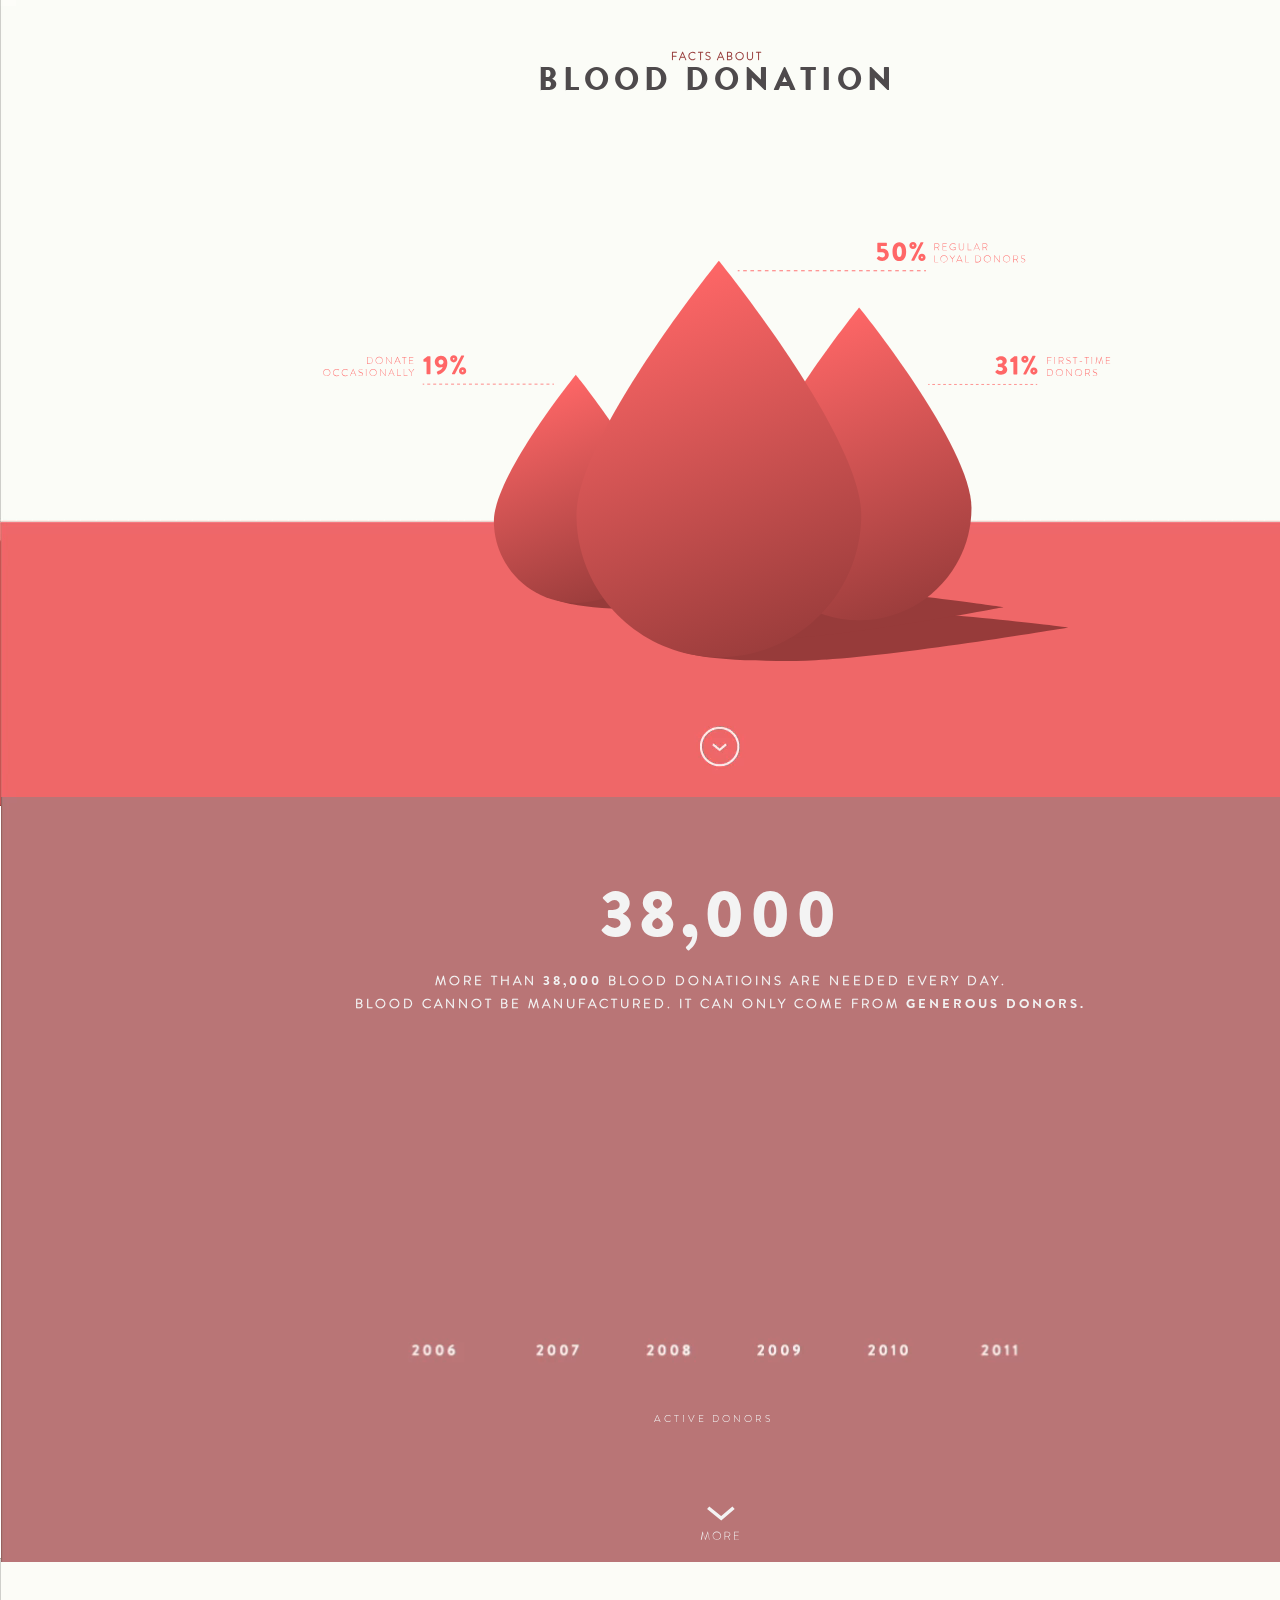
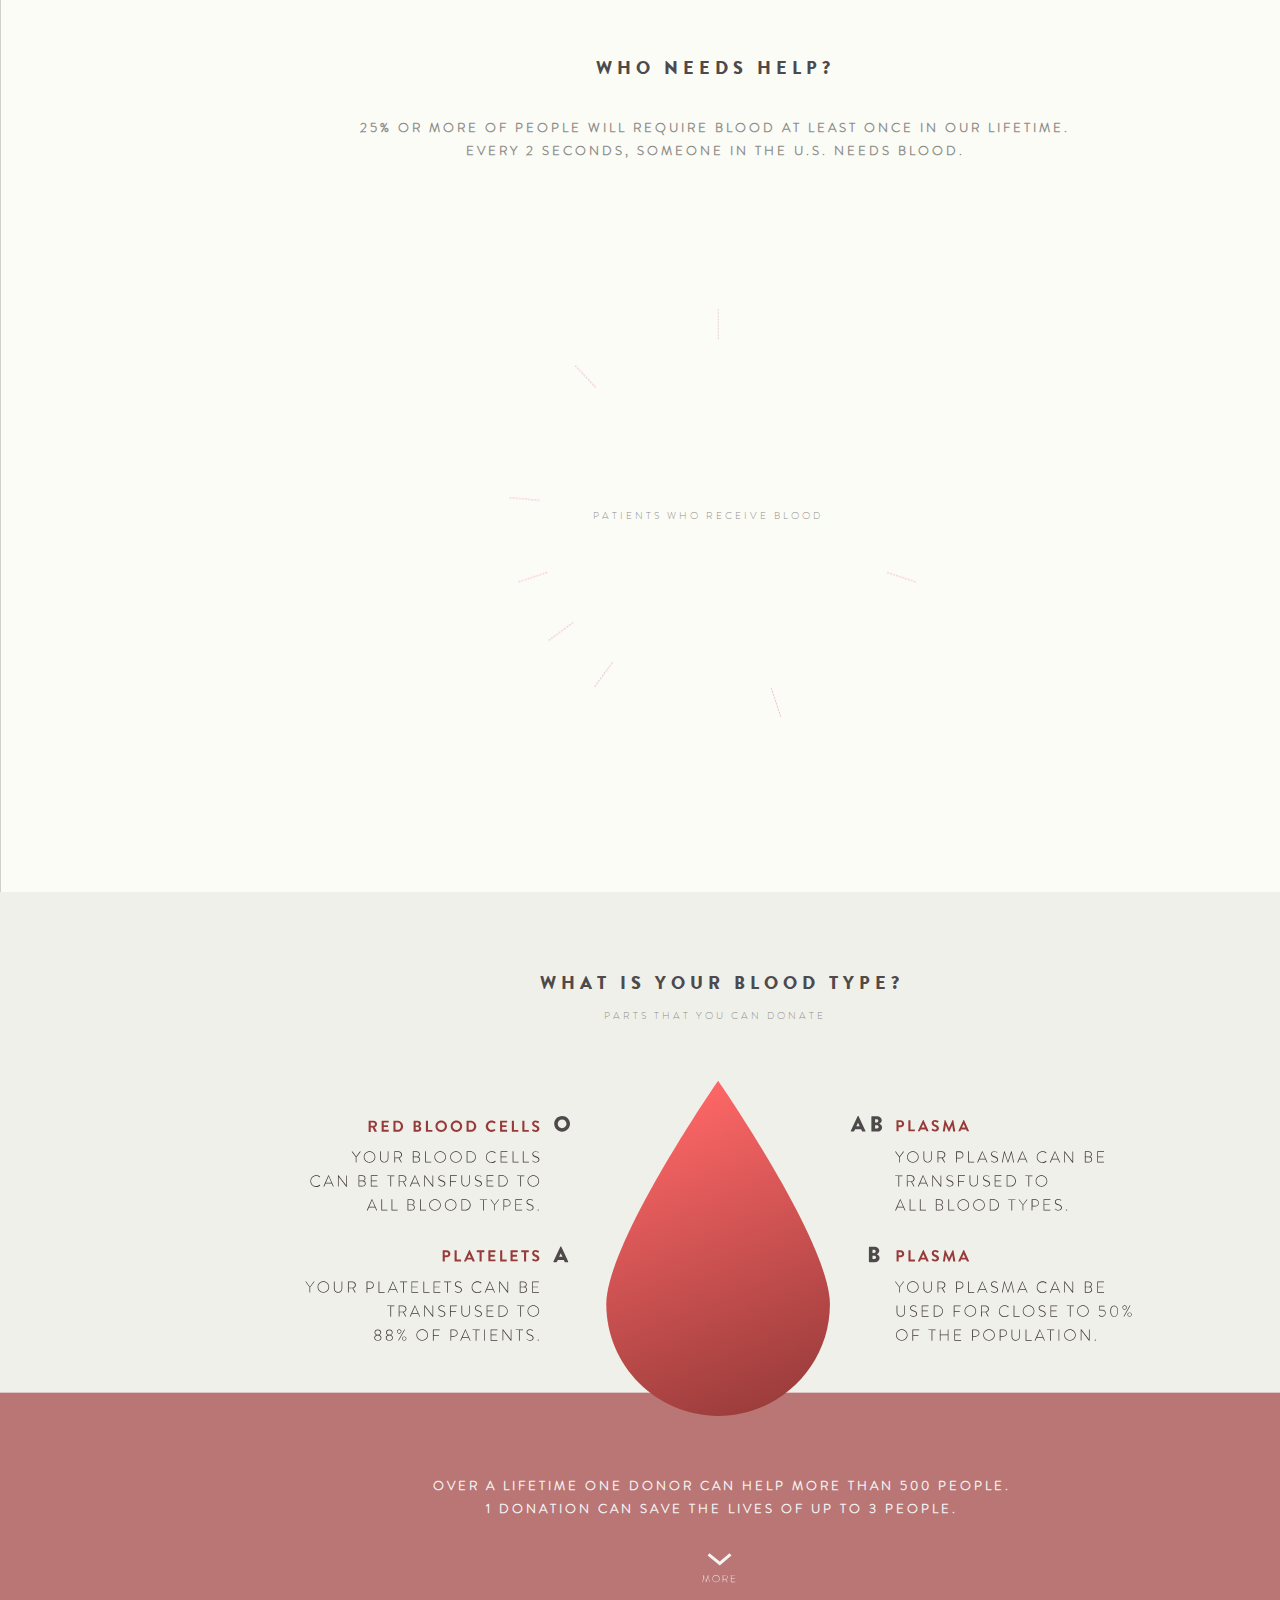
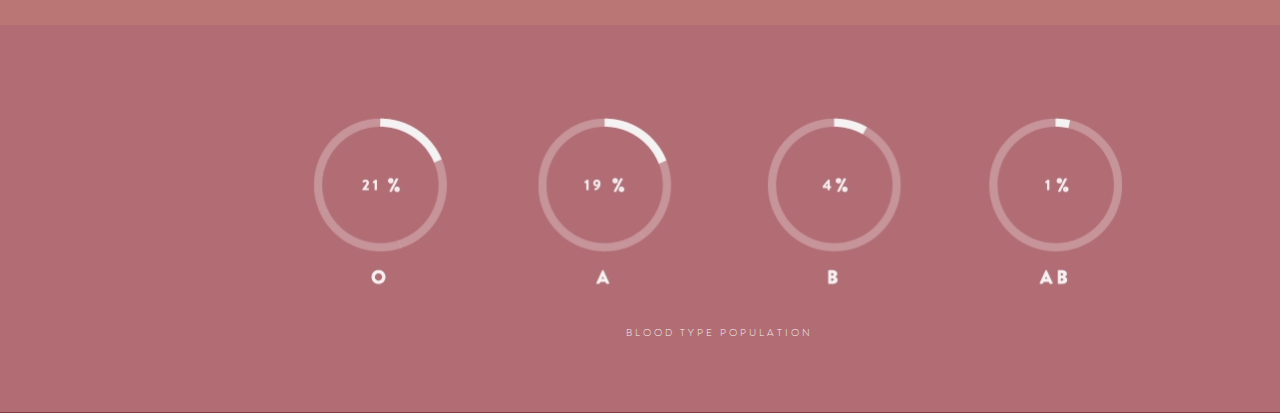
<file: index.html>
<!DOCTYPE html>
<head>
    <meta charset="UTF-8">
<style>
    @import url("http://fast.fonts.net/t/1.css?apiType=css&projectid=bbd3bf73-3458-4300-ba4c-19dcafbe92e3");
@font-face{
font-family:"Brandon Grot W01 Light";
src:url("e00ba30a-0bf3-4c76-9392-8641fa237a92.eot?#iefix");
src:url("e00ba30a-0bf3-4c76-9392-8641fa237a92.eot?#iefix") format("eot"),url("69b40392-453a-438a-a121-a49e5fbc9213.woff2") format("woff2"),url("9362bca5-b362-4543-a051-2129e2def911.woff") format("woff"),url("85060878-ca6c-43cc-ac31-7edccfdca71b.ttf") format("truetype"),url("47f089a6-c8ce-46fa-b98f-03b8c0619d8a.svg#47f089a6-c8ce-46fa-b98f-03b8c0619d8a") format("svg");
}
@font-face{
font-family:"Brandon Grot W01 Medium";
src:url("172fdde2-f56b-433a-a6e2-ebeab9dfb588.eot?#iefix");
src:url("172fdde2-f56b-433a-a6e2-ebeab9dfb588.eot?#iefix") format("eot"),url("50ca6f6f-b64d-4af0-9b30-526cf363d87e.woff2") format("woff2"),url("050c2cbf-b818-4b8e-b6d2-71b70478bd9d.woff") format("woff"),url("7da41ce3-b3fd-4fca-a85f-4f3099884c15.ttf") format("truetype"),url("37c88f3d-9532-4547-9e11-7cca7f66048c.svg#37c88f3d-9532-4547-9e11-7cca7f66048c") format("svg");
}
@font-face{
font-family:"Brandon Grot W01 Bold";
src:url("c12a6d37-72c1-408b-9ca9-32946956c57f.eot?#iefix");
src:url("c12a6d37-72c1-408b-9ca9-32946956c57f.eot?#iefix") format("eot"),url("df1cd944-a6a3-4d30-8fd3-391c2e9531f1.woff2") format("woff2"),url("4f2d0548-c7dc-459b-a2e0-e86656a10ded.woff") format("woff"),url("dc21d9e5-516f-4e7e-9a84-7be79a44c2dd.ttf") format("truetype"),url("a9bdb836-ee14-494d-8c69-5617c5720992.svg#a9bdb836-ee14-494d-8c69-5617c5720992") format("svg");
}
@font-face{
font-family:"Brandon Grot W01 Black";
src:url("b7e10dd9-521c-43c5-a17e-0bb4a5028f6f.eot?#iefix");
src:url("b7e10dd9-521c-43c5-a17e-0bb4a5028f6f.eot?#iefix") format("eot"),url("5eb8ec44-bd3d-4f8e-a022-4435afe8c772.woff2") format("woff2"),url("f74a4823-b1ad-4887-9f8e-b02719f2972b.woff") format("woff"),url("bb746ead-509f-451a-b786-cbb81b93710d.ttf") format("truetype"),url("97d12583-fcae-4cd9-92f5-003b80748877.svg#97d12583-fcae-4cd9-92f5-003b80748877") format("svg");
}
</style>
    <style type="text/css" media="all">@import url("project3.css");</style>
</head>
<body>
<div class="one">
    <div class="head">
        <h6>FACTS ABOUT</h6>
        <h1>BLOOD DONATION</h1>
        <img src="blood1-02.svg" width="800" class="blood1">
    </div>

    <div class="video">
    <video width="1440" height="816" autoplay loop>
      <source src="background1.mp4" type="video/mp4">
    </video>
    </div>
</div> 
    
<div class="two">
    <div class="head2">
        <h1 class="white">38,000</h1>
        <h6 class="white">MORE THAN <b>38,000</b> BLOOD DONATIOINS ARE NEEDED EVERY DAY.</h6>
        <h6 class="white2">BLOOD CANNOT BE MANUFACTURED. IT CAN ONLY COME FROM <b>GENEROUS DONORS.</b></h6>
        <h7 class="white">ACTIVE DONORS</h7>
        <img src="more-02.svg" width="40" class="more">
    </div>
    
    <div class="video">
    <video width="1440" height="777" autoplay loop>
      <source src="background2.mp4" type="video/mp4">
    </video>
    </div>
</div>

<div class="three">
    <div class="head3">
        <h1>WHO NEEDS HELP?</h1>
        <h6 class="gray">25% OR MORE OF PEOPLE WILL REQUIRE BLOOD AT LEAST ONCE IN OUR LIFETIME.</h6>
        <h6 class="gray2">EVERY 2 SECONDS, SOMEONE IN THE U.S. NEEDS BLOOD.</h6>
        <h7 class="gray">PATIENTS WHO RECEIVE BLOOD</h7>
    </div>
    
    <div class="video">
        <img src="background3.gif" height="939">
    </div>
</div>
    
<div class="four">
    <div class="head4">
        <h1>WHAT IS YOUR BLOOD TYPE?</h1>
        <h7 class="gray">PARTS THAT YOU CAN DONATE</h7>
        <h6 class="white">OVER A LIFETIME ONE DONOR CAN HELP MORE THAN 500 PEOPLE.</h6>
        <h6 class="white2">1 DONATION CAN SAVE THE LIVES OF UP TO 3 PEOPLE.</h6>
    </div>
    
    <div class="video">
        <img src="donation4-01.svg" height="737">
    </div>
</div>
    
<div class="five">
    <div class="head5">
        <h7 class="white">BLOOD TYPE POPULATION</h7>
    </div>
    
    <div class="video">
        <img src="last.gif" height="388">
    </div>
</div>
</body>
</file>
